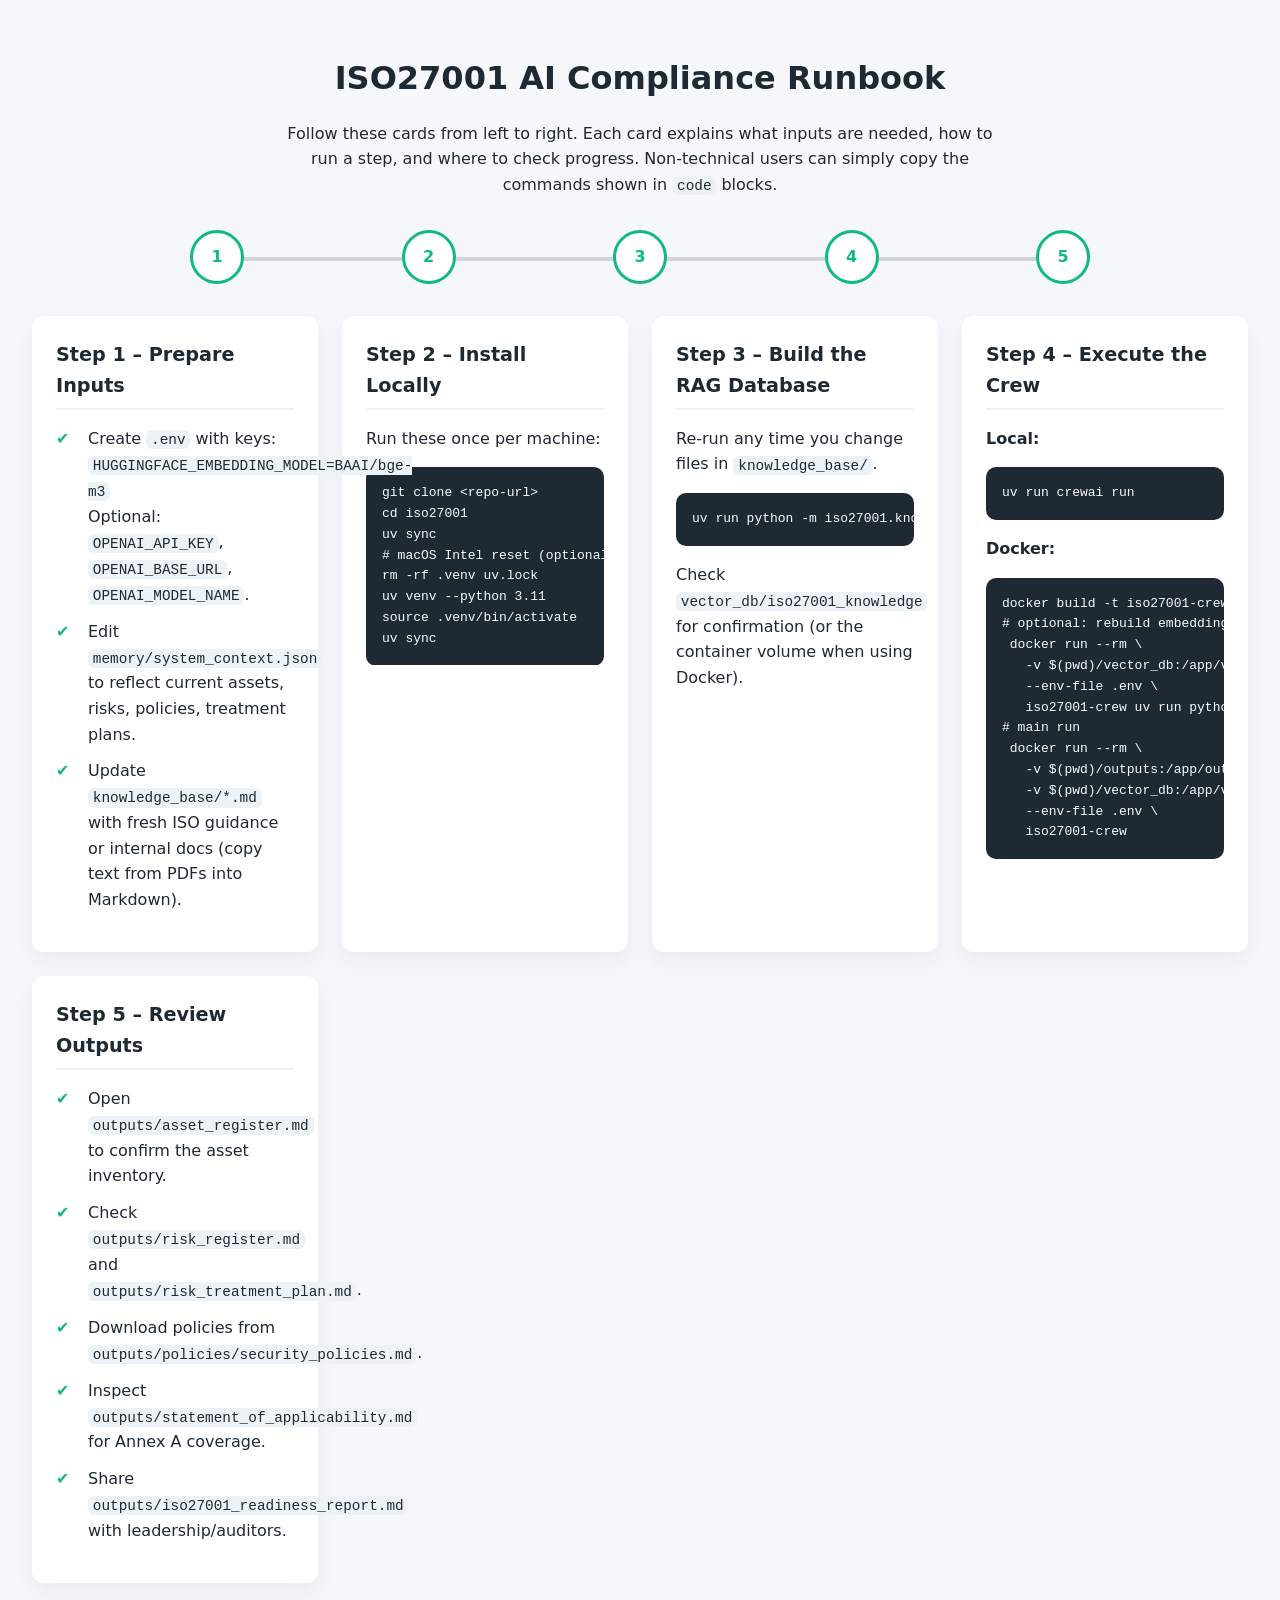
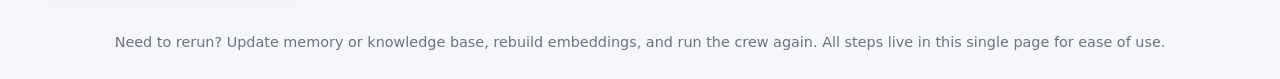
<file: guide/index.html>
<!DOCTYPE html>
<html lang="en">
<head>
  <meta charset="UTF-8" />
  <meta name="viewport" content="width=device-width, initial-scale=1.0" />
  <title>ISO27001 AI Compliance Runbook</title>
  <style>
    :root {
      font-family: "Segoe UI", system-ui, -apple-system, BlinkMacSystemFont, sans-serif;
      color: #1f2933;
      background: #f5f7fa;
    }
    body {
      margin: 0;
      padding: 2rem;
      line-height: 1.6;
    }
    h1 {
      text-align: center;
      margin-bottom: 1rem;
    }
    .grid {
      display: grid;
      grid-template-columns: repeat(auto-fit, minmax(280px, 1fr));
      gap: 1.5rem;
    }
    .card {
      background: #fff;
      border-radius: 12px;
      padding: 1.5rem;
      box-shadow: 0 10px 25px rgba(0,0,0,0.05);
    }
    .card h2 {
      margin-top: 0;
      font-size: 1.2rem;
      border-bottom: 2px solid #edf2f7;
      padding-bottom: 0.4rem;
    }
    .steps {
      list-style: none;
      padding-left: 0;
      margin: 1rem 0;
    }
    .steps li {
      margin-bottom: 0.7rem;
      padding-left: 2rem;
      position: relative;
    }
    .steps li::before {
      content: "✔";
      position: absolute;
      left: 0;
      top: 0;
      color: #10b981;
      font-weight: bold;
    }
    code {
      background: #edf2f7;
      padding: 0.1rem 0.3rem;
      border-radius: 6px;
      font-size: 0.9rem;
    }
    pre {
      background: #1f2933;
      color: #f8fafc;
      padding: 1rem;
      border-radius: 10px;
      overflow-x: auto;
    }
    .progress {
      margin: 2rem auto;
      max-width: 900px;
      display: flex;
      justify-content: space-between;
      position: relative;
    }
    .progress::before {
      content: "";
      position: absolute;
      top: 50%;
      left: 5%;
      right: 5%;
      height: 4px;
      background: #d1d5db;
      z-index: 1;
    }
    .progress-step {
      background: #fff;
      border: 3px solid #10b981;
      color: #10b981;
      width: 48px;
      height: 48px;
      border-radius: 50%;
      display: flex;
      align-items: center;
      justify-content: center;
      font-weight: bold;
      position: relative;
      z-index: 2;
    }
    footer {
      margin-top: 3rem;
      text-align: center;
      font-size: 0.9rem;
      color: #6b7280;
    }
  </style>
</head>
<body>
  <h1>ISO27001 AI Compliance Runbook</h1>
  <p style="text-align:center; max-width:720px; margin:0 auto 2rem;">
    Follow these cards from left to right. Each card explains what inputs are needed, how to run a step,
    and where to check progress. Non-technical users can simply copy the commands shown in <code>code</code> blocks.
  </p>

  <section class="progress">
    <div class="progress-step">1</div>
    <div class="progress-step">2</div>
    <div class="progress-step">3</div>
    <div class="progress-step">4</div>
    <div class="progress-step">5</div>
  </section>

  <div class="grid">
    <article class="card">
      <h2>Step 1 – Prepare Inputs</h2>
      <ul class="steps">
        <li>Create <code>.env</code> with keys:<br/> <code>HUGGINGFACE_EMBEDDING_MODEL=BAAI/bge-m3</code><br/>Optional: <code>OPENAI_API_KEY</code>, <code>OPENAI_BASE_URL</code>, <code>OPENAI_MODEL_NAME</code>.</li>
        <li>Edit <code>memory/system_context.json</code> to reflect current assets, risks, policies, treatment plans.</li>
        <li>Update <code>knowledge_base/*.md</code> with fresh ISO guidance or internal docs (copy text from PDFs into Markdown).</li>
      </ul>
    </article>

    <article class="card">
      <h2>Step 2 – Install Locally</h2>
      <p>Run these once per machine:</p>
      <pre>git clone &lt;repo-url&gt;
cd iso27001
uv sync
# macOS Intel reset (optional):
rm -rf .venv uv.lock
uv venv --python 3.11
source .venv/bin/activate
uv sync</pre>
    </article>

    <article class="card">
      <h2>Step 3 – Build the RAG Database</h2>
      <p>Re-run any time you change files in <code>knowledge_base/</code>.</p>
      <pre>uv run python -m iso27001.knowledge.rag_loader</pre>
      <p>Check <code>vector_db/iso27001_knowledge</code> for confirmation (or the container volume when using Docker).</p>
    </article>

    <article class="card">
      <h2>Step 4 – Execute the Crew</h2>
      <p><strong>Local:</strong></p>
      <pre>uv run crewai run</pre>
      <p><strong>Docker:</strong></p>
      <pre>docker build -t iso27001-crew .
# optional: rebuild embeddings inside container
 docker run --rm \ 
   -v $(pwd)/vector_db:/app/vector_db \ 
   --env-file .env \ 
   iso27001-crew uv run python -m iso27001.knowledge.rag_loader
# main run
 docker run --rm \ 
   -v $(pwd)/outputs:/app/outputs \ 
   -v $(pwd)/vector_db:/app/vector_db \ 
   --env-file .env \ 
   iso27001-crew</pre>
    </article>

    <article class="card">
      <h2>Step 5 – Review Outputs</h2>
      <ul class="steps">
        <li>Open <code>outputs/asset_register.md</code> to confirm the asset inventory.</li>
        <li>Check <code>outputs/risk_register.md</code> and <code>outputs/risk_treatment_plan.md</code>.</li>
        <li>Download policies from <code>outputs/policies/security_policies.md</code>.</li>
        <li>Inspect <code>outputs/statement_of_applicability.md</code> for Annex A coverage.</li>
        <li>Share <code>outputs/iso27001_readiness_report.md</code> with leadership/auditors.</li>
      </ul>
    </article>
  </div>

  <footer>
    Need to rerun? Update memory or knowledge base, rebuild embeddings, and run the crew again. All steps live in this single page for ease of use.
  </footer>
</body>
</html>
</file>
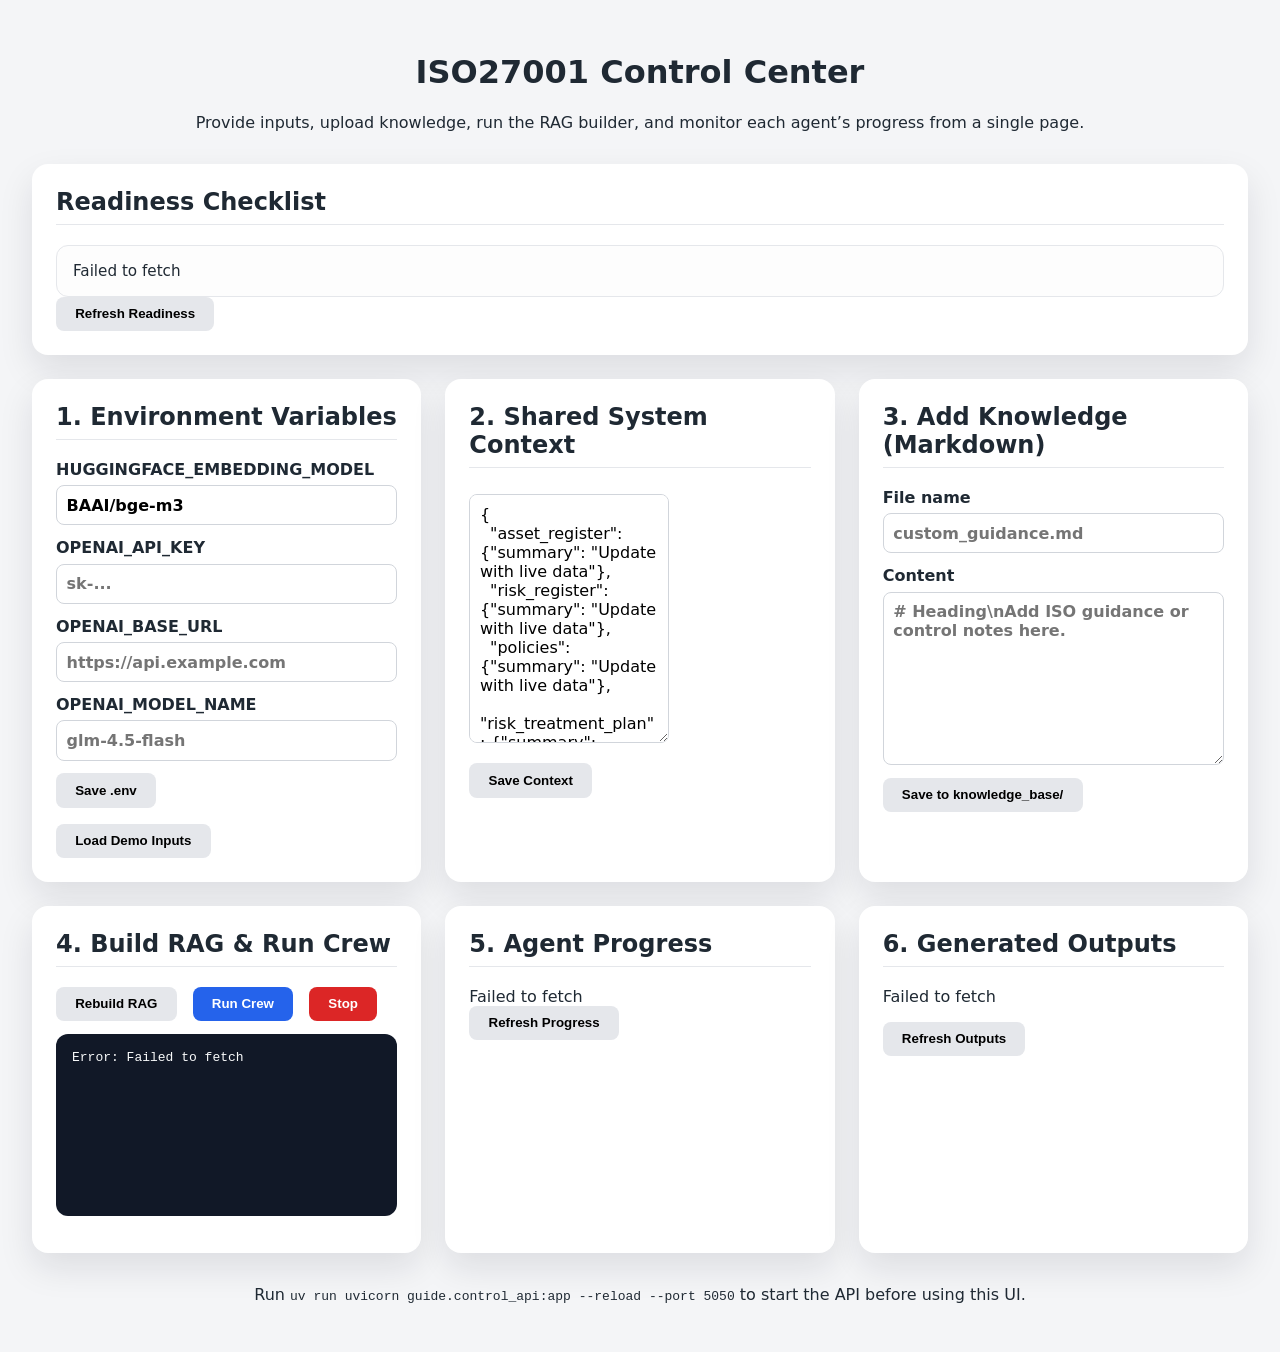
<file: guide/control_center.html>
<!DOCTYPE html>
<html lang="en">
<head>
  <meta charset="UTF-8" />
  <title>ISO27001 Control Center</title>
  <link rel="stylesheet" href="control_center.css" />
</head>
<body>
  <header>
    <h1>ISO27001 Control Center</h1>
    <p>Provide inputs, upload knowledge, run the RAG builder, and monitor each agent’s progress from a single page.</p>
  </header>

  <main>
    <section class="panel full-width">
      <h2>Readiness Checklist</h2>
      <div id="readiness-table" class="readiness-table"></div>
      <button id="refresh-readiness">Refresh Readiness</button>
    </section>

    <section class="panel">
      <h2>1. Environment Variables</h2>
      <form id="env-form">
        <label>HUGGINGFACE_EMBEDDING_MODEL
          <input type="text" name="HUGGINGFACE_EMBEDDING_MODEL" value="BAAI/bge-m3" required />
        </label>
        <label>OPENAI_API_KEY
          <input type="text" name="OPENAI_API_KEY" placeholder="sk-..." />
        </label>
        <label>OPENAI_BASE_URL
          <input type="text" name="OPENAI_BASE_URL" placeholder="https://api.example.com" />
        </label>
        <label>OPENAI_MODEL_NAME
          <input type="text" name="OPENAI_MODEL_NAME" placeholder="glm-4.5-flash" />
        </label>
        <button type="submit">Save .env</button>
        <p class="status" id="env-status"></p>
      </form>
      <div class="actions">
        <button id="load-demo" class="secondary">Load Demo Inputs</button>
        <span id="demo-status" class="status"></span>
      </div>
    </section>

    <section class="panel">
      <h2>2. Shared System Context</h2>
      <textarea id="system-context" rows="12">{
  "asset_register": {"summary": "Update with live data"},
  "risk_register": {"summary": "Update with live data"},
  "policies": {"summary": "Update with live data"},
  "risk_treatment_plan": {"summary": "Update with live data"}
}</textarea>
      <div class="actions">
        <button id="save-context">Save Context</button>
        <span id="context-status" class="status"></span>
      </div>
    </section>

    <section class="panel">
      <h2>3. Add Knowledge (Markdown)</h2>
      <form id="knowledge-form">
        <label>File name
          <input type="text" name="filename" placeholder="custom_guidance.md" required />
        </label>
        <label>Content
          <textarea name="content" rows="8" placeholder="# Heading\nAdd ISO guidance or control notes here." required></textarea>
        </label>
        <button type="submit">Save to knowledge_base/</button>
        <p class="status" id="knowledge-status"></p>
      </form>
    </section>

    <section class="panel">
      <h2>4. Build RAG & Run Crew</h2>
      <div class="actions">
        <button id="run-rag">Rebuild RAG</button>
        <button id="run-crew" class="primary">Run Crew</button>
        <button id="stop-process" class="danger">Stop</button>
      </div>
      <pre id="command-output" class="console">Waiting for commands...</pre>
    </section>

    <section class="panel">
      <h2>5. Agent Progress</h2>
      <div id="progress-grid" class="progress-grid"></div>
      <button id="refresh-progress">Refresh Progress</button>
    </section>

    <section class="panel">
      <h2>6. Generated Outputs</h2>
      <ul id="outputs-list"></ul>
      <button id="refresh-outputs">Refresh Outputs</button>
    </section>
  </main>

  <footer>
    <p>Run <code>uv run uvicorn guide.control_api:app --reload --port 5050</code> to start the API before using this UI.</p>
  </footer>

  <script src="control_center.js"></script>
</body>
</html>
</file>
<file: guide/control_center.css>
:root {
  font-family: "Inter", "Segoe UI", system-ui, -apple-system, sans-serif;
  background: #f4f5f7;
  color: #1f2933;
}

body {
  margin: 0;
  padding: 2rem;
}

header {
  text-align: center;
  margin-bottom: 2rem;
}

main {
  display: grid;
  grid-template-columns: repeat(auto-fit, minmax(320px, 1fr));
  gap: 1.5rem;
}

.panel.full-width {
  grid-column: 1 / -1;
}

.panel {
  background: #fff;
  border-radius: 16px;
  padding: 1.5rem;
  box-shadow: 0 15px 35px rgba(15, 23, 42, 0.1);
}

.panel h2 {
  margin-top: 0;
  border-bottom: 1px solid #e5e7eb;
  padding-bottom: 0.5rem;
}

label {
  display: flex;
  flex-direction: column;
  font-weight: 600;
  margin-bottom: 0.8rem;
}

input[type="text"],
textarea {
  margin-top: 0.4rem;
  border-radius: 8px;
  border: 1px solid #d1d5db;
  padding: 0.6rem;
  font: inherit;
}

textarea {
  resize: vertical;
}

button {
  background: #e5e7eb;
  border: none;
  border-radius: 8px;
  padding: 0.6rem 1.2rem;
  cursor: pointer;
  font-weight: 600;
}

button.primary {
  background: #2563eb;
  color: #fff;
}

button.danger {
  background: #dc2626;
  color: #fff;
}

button:disabled {
  opacity: 0.6;
  cursor: not-allowed;
}

.actions {
  display: flex;
  align-items: center;
  gap: 1rem;
  margin-top: 1rem;
}

.status {
  font-size: 0.9rem;
  color: #059669;
}

.console {
  background: #111827;
  color: #f9fafb;
  min-height: 150px;
  border-radius: 12px;
  padding: 1rem;
  overflow-y: auto;
}

.progress-grid {
  display: grid;
  grid-template-columns: repeat(auto-fit, minmax(220px, 1fr));
  gap: 0.8rem;
}

.progress-card {
  border: 1px solid #e5e7eb;
  border-radius: 10px;
  padding: 0.8rem;
  display: flex;
  justify-content: space-between;
  align-items: center;
}

.progress-card span {
  font-weight: 600;
}

.progress-card.complete {
  border-color: #10b981;
  color: #10b981;
}

#outputs-list {
  list-style: none;
  padding-left: 0;
}

#outputs-list li {
  padding: 0.4rem 0;
  border-bottom: 1px solid #e5e7eb;
}

.readiness-table {
  max-height: 300px;
  overflow-y: auto;
  border: 1px solid #e5e7eb;
  border-radius: 12px;
  padding: 1rem;
  background: #fdfdfd;
  font-size: 0.95rem;
}

.readiness-table table {
  width: 100%;
  border-collapse: collapse;
}

.readiness-table th,
.readiness-table td {
  padding: 0.4rem;
  border-bottom: 1px solid #f0f0f0;
  text-align: left;
}

.readiness-table tr.complete td:last-child {
  color: #059669;
  font-weight: 600;
}

footer {
  text-align: center;
  margin-top: 2rem;
}
</file>
